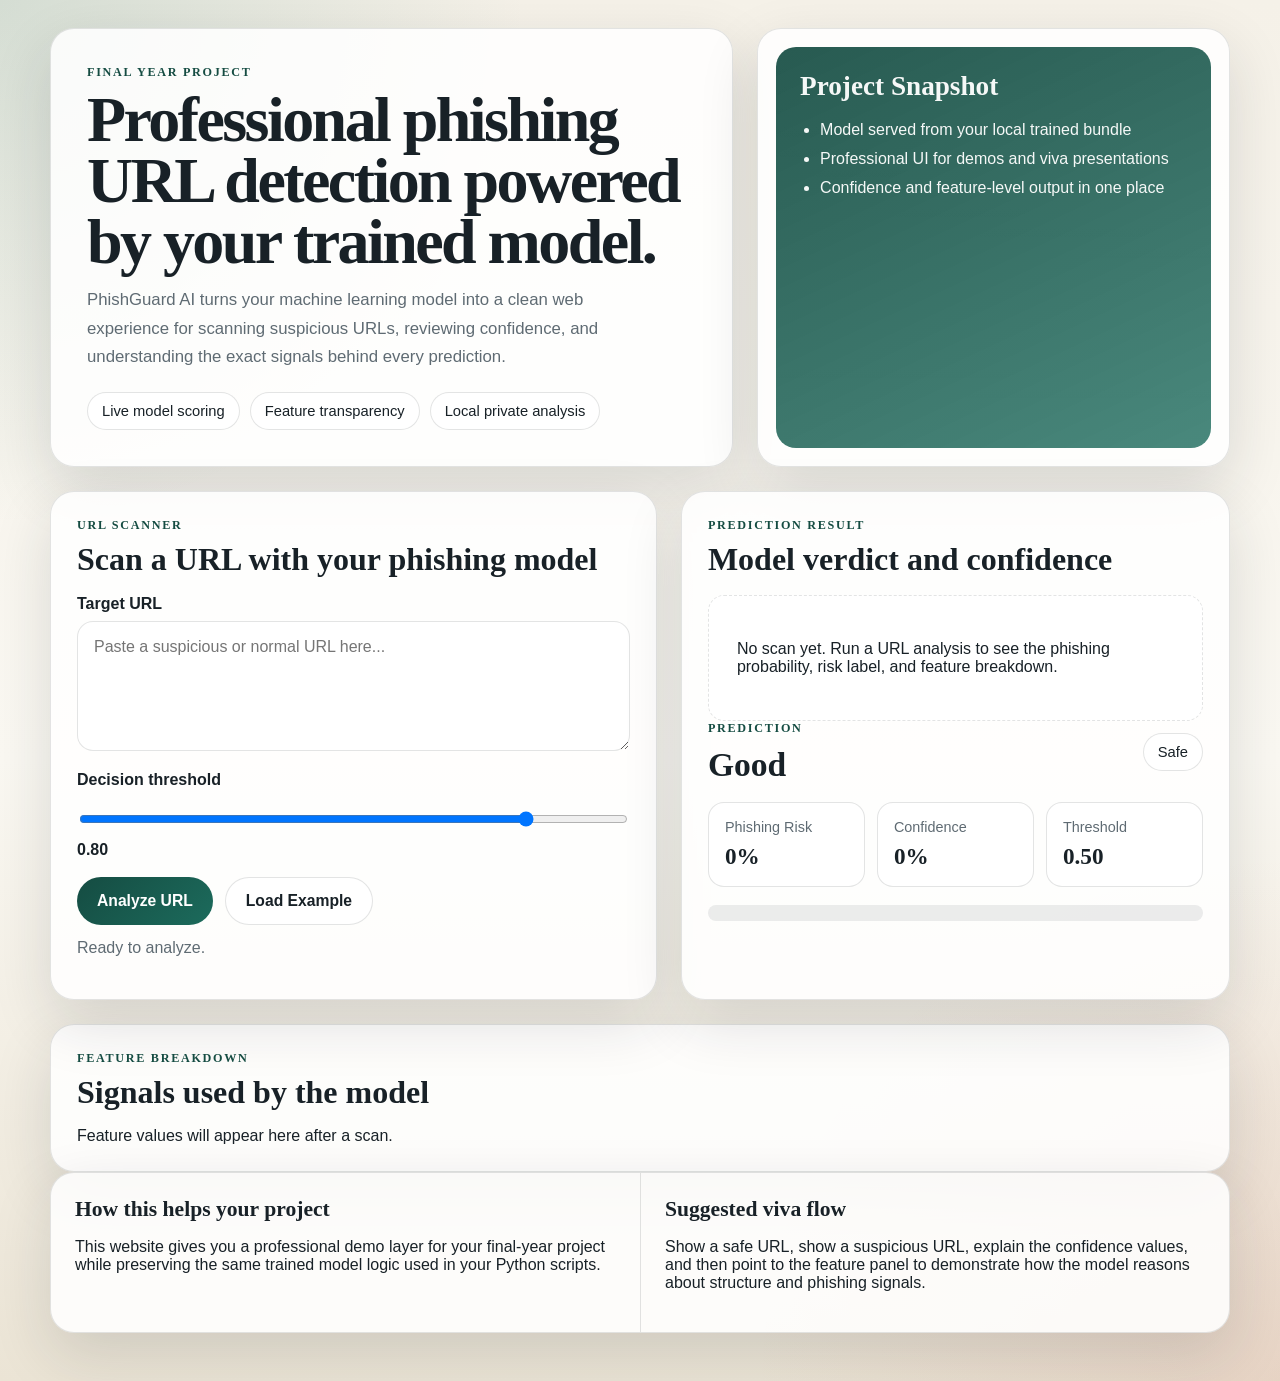
<file: web/index.html>
<!DOCTYPE html>
<html lang="en">
<head>
  <meta charset="UTF-8">
  <meta name="viewport" content="width=device-width, initial-scale=1.0">
  <title>PhishGuard AI</title>
  <link rel="stylesheet" href="./styles.css">
</head>
<body>
  <div class="page-shell">
    <header class="hero">
      <div class="hero-copy">
        <p class="eyebrow">Final Year Project</p>
        <h1>Professional phishing URL detection powered by your trained model.</h1>
        <p class="hero-text">
          PhishGuard AI turns your machine learning model into a clean web experience for scanning suspicious URLs,
          reviewing confidence, and understanding the exact signals behind every prediction.
        </p>
        <div class="hero-badges">
          <span>Live model scoring</span>
          <span>Feature transparency</span>
          <span>Local private analysis</span>
        </div>
      </div>
      <div class="hero-panel">
        <div class="glass-card">
          <h2>Project Snapshot</h2>
          <ul>
            <li>Model served from your local trained bundle</li>
            <li>Professional UI for demos and viva presentations</li>
            <li>Confidence and feature-level output in one place</li>
          </ul>
        </div>
      </div>
    </header>

    <main class="content-grid">
      <section class="scan-card">
        <div class="section-heading">
          <p class="section-label">URL Scanner</p>
          <h2>Scan a URL with your phishing model</h2>
        </div>

        <form id="scan-form" class="scan-form">
          <label for="url-input">Target URL</label>
          <textarea id="url-input" name="url" rows="4" placeholder="Paste a suspicious or normal URL here..."></textarea>

          <div class="controls">
            <div class="threshold-control">
              <label for="threshold-input">Decision threshold</label>
              <input id="threshold-input" type="range" min="0.1" max="0.95" step="0.05" value="0.8">
              <span id="threshold-value">0.80</span>
            </div>
            <div class="button-row">
              <button type="submit" class="primary-btn">Analyze URL</button>
              <button type="button" id="example-btn" class="secondary-btn">Load Example</button>
            </div>
          </div>
        </form>

        <p id="status-text" class="status-text">Ready to analyze.</p>
      </section>

      <section class="result-card">
        <div class="section-heading">
          <p class="section-label">Prediction Result</p>
          <h2>Model verdict and confidence</h2>
        </div>

        <div id="result-empty" class="empty-state">
          <p>No scan yet. Run a URL analysis to see the phishing probability, risk label, and feature breakdown.</p>
        </div>

        <div id="result-panel" class="result-panel hidden">
          <div class="result-top">
            <div>
              <p class="mini-label">Prediction</p>
              <h3 id="result-label">Good</h3>
            </div>
            <div class="pill" id="result-pill">Safe</div>
          </div>

          <div class="metric-grid">
            <div class="metric-box">
              <span>Phishing Risk</span>
              <strong id="risk-value">0%</strong>
            </div>
            <div class="metric-box">
              <span>Confidence</span>
              <strong id="confidence-value">0%</strong>
            </div>
            <div class="metric-box">
              <span>Threshold</span>
              <strong id="threshold-display">0.50</strong>
            </div>
          </div>

          <div class="bar-wrap">
            <div class="bar-track">
              <div id="risk-bar" class="bar-fill"></div>
            </div>
          </div>

          <div class="analysis-copy">
            <p id="result-summary"></p>
          </div>
        </div>
      </section>
    </main>

    <section class="feature-card">
      <div class="section-heading">
        <p class="section-label">Feature Breakdown</p>
        <h2>Signals used by the model</h2>
      </div>
      <div id="feature-grid" class="feature-grid">
        <div class="feature-placeholder">Feature values will appear here after a scan.</div>
      </div>
    </section>

    <section class="info-band">
      <div class="info-block">
        <h3>How this helps your project</h3>
        <p>
          This website gives you a professional demo layer for your final-year project while preserving the same
          trained model logic used in your Python scripts.
        </p>
      </div>
      <div class="info-block">
        <h3>Suggested viva flow</h3>
        <p>
          Show a safe URL, show a suspicious URL, explain the confidence values, and then point to the feature panel
          to demonstrate how the model reasons about structure and phishing signals.
        </p>
      </div>
    </section>
  </div>

  <script src="./app.js"></script>
</body>
</html>
</file>
<file: web/styles.css>
:root {
  --bg: #f5f1e8;
  --bg-accent: #ebe4d5;
  --ink: #182127;
  --muted: #5f6b73;
  --panel: rgba(255, 255, 255, 0.86);
  --panel-strong: #ffffff;
  --line: rgba(24, 33, 39, 0.12);
  --brand: #1c6b5c;
  --brand-strong: #154c42;
  --danger: #c75b49;
  --danger-strong: #8f372a;
  --safe: #3f7f57;
  --shadow: 0 22px 60px rgba(31, 36, 41, 0.14);
  --radius-lg: 24px;
  --radius-md: 16px;
}

* {
  box-sizing: border-box;
}

body {
  margin: 0;
  font-family: Georgia, "Times New Roman", serif;
  color: var(--ink);
  background:
    radial-gradient(circle at top left, rgba(28, 107, 92, 0.15), transparent 28%),
    radial-gradient(circle at bottom right, rgba(199, 91, 73, 0.12), transparent 28%),
    linear-gradient(180deg, var(--bg), #faf8f2 55%, var(--bg-accent));
}

.page-shell {
  width: min(1180px, calc(100% - 32px));
  margin: 0 auto;
  padding: 28px 0 48px;
}

.hero {
  display: grid;
  grid-template-columns: 1.3fr 0.9fr;
  gap: 24px;
  align-items: stretch;
  margin-bottom: 24px;
}

.hero-copy,
.hero-panel,
.scan-card,
.result-card,
.feature-card,
.info-band {
  border: 1px solid var(--line);
  border-radius: var(--radius-lg);
  background: var(--panel);
  box-shadow: var(--shadow);
}

.hero-copy {
  padding: 36px;
}

.hero-copy h1 {
  margin: 0 0 14px;
  font-size: clamp(2.2rem, 5vw, 4.25rem);
  line-height: 0.95;
  letter-spacing: -0.04em;
}

.eyebrow,
.section-label,
.mini-label {
  margin: 0 0 10px;
  color: var(--brand-strong);
  text-transform: uppercase;
  letter-spacing: 0.14em;
  font-size: 0.76rem;
  font-weight: 700;
}

.hero-text,
.info-block p,
.analysis-copy p,
.feature-placeholder,
.empty-state p,
.status-text {
  font-family: "Segoe UI", Tahoma, sans-serif;
}

.hero-text {
  margin: 0 0 20px;
  font-size: 1.05rem;
  line-height: 1.7;
  color: var(--muted);
  max-width: 60ch;
}

.hero-badges {
  display: flex;
  flex-wrap: wrap;
  gap: 10px;
}

.hero-badges span,
.pill {
  display: inline-flex;
  align-items: center;
  border-radius: 999px;
  padding: 10px 14px;
  border: 1px solid var(--line);
  background: rgba(255, 255, 255, 0.78);
  font-family: "Segoe UI", Tahoma, sans-serif;
  font-size: 0.92rem;
}

.hero-panel {
  padding: 18px;
}

.glass-card {
  height: 100%;
  border-radius: 20px;
  padding: 24px;
  background:
    linear-gradient(155deg, rgba(21, 76, 66, 0.92), rgba(28, 107, 92, 0.8)),
    linear-gradient(180deg, rgba(255, 255, 255, 0.08), transparent);
  color: #f5f8f7;
}

.glass-card h2 {
  margin-top: 0;
  margin-bottom: 14px;
  font-size: 1.7rem;
}

.glass-card ul {
  margin: 0;
  padding-left: 20px;
  font-family: "Segoe UI", Tahoma, sans-serif;
  line-height: 1.8;
}

.content-grid {
  display: grid;
  grid-template-columns: 1.05fr 0.95fr;
  gap: 24px;
  margin-bottom: 24px;
}

.scan-card,
.result-card,
.feature-card {
  padding: 26px;
}

.section-heading h2 {
  margin: 0 0 18px;
  font-size: 2rem;
  line-height: 1.05;
}

.scan-form label {
  display: block;
  margin-bottom: 8px;
  font-family: "Segoe UI", Tahoma, sans-serif;
  font-weight: 700;
}

textarea {
  width: 100%;
  resize: vertical;
  min-height: 130px;
  border-radius: var(--radius-md);
  border: 1px solid var(--line);
  padding: 16px;
  font-size: 1rem;
  font-family: "Segoe UI", Tahoma, sans-serif;
  background: rgba(255, 255, 255, 0.95);
  color: var(--ink);
}

.controls {
  margin-top: 16px;
  display: grid;
  gap: 18px;
}

.threshold-control {
  display: grid;
  grid-template-columns: 1fr auto;
  gap: 12px;
  align-items: center;
}

.threshold-control input {
  grid-column: 1 / -1;
}

#threshold-value {
  font-family: "Segoe UI", Tahoma, sans-serif;
  font-weight: 700;
}

.button-row {
  display: flex;
  gap: 12px;
  flex-wrap: wrap;
}

button {
  border: 0;
  border-radius: 999px;
  padding: 14px 20px;
  cursor: pointer;
  font-size: 0.98rem;
  font-weight: 700;
  font-family: "Segoe UI", Tahoma, sans-serif;
}

.primary-btn {
  background: linear-gradient(135deg, var(--brand-strong), var(--brand));
  color: white;
}

.secondary-btn {
  background: white;
  color: var(--ink);
  border: 1px solid var(--line);
}

.status-text {
  margin-top: 14px;
  color: var(--muted);
}

.hidden {
  display: none;
}

.empty-state {
  border: 1px dashed var(--line);
  border-radius: var(--radius-md);
  padding: 28px;
  background: rgba(255, 255, 255, 0.75);
}

.result-panel {
  display: grid;
  gap: 18px;
}

.result-top {
  display: flex;
  justify-content: space-between;
  gap: 12px;
  align-items: center;
}

.result-top h3 {
  margin: 0;
  font-size: 2.1rem;
}

.metric-grid {
  display: grid;
  grid-template-columns: repeat(3, 1fr);
  gap: 12px;
}

.metric-box {
  border-radius: var(--radius-md);
  padding: 16px;
  background: var(--panel-strong);
  border: 1px solid var(--line);
}

.metric-box span {
  display: block;
  margin-bottom: 8px;
  color: var(--muted);
  font-family: "Segoe UI", Tahoma, sans-serif;
  font-size: 0.9rem;
}

.metric-box strong {
  font-size: 1.45rem;
}

.bar-wrap {
  display: grid;
  gap: 8px;
}

.bar-track {
  height: 16px;
  background: rgba(24, 33, 39, 0.08);
  border-radius: 999px;
  overflow: hidden;
}

.bar-fill {
  height: 100%;
  width: 0;
  border-radius: 999px;
  background: linear-gradient(90deg, #e6b24a, var(--danger));
  transition: width 240ms ease;
}

.feature-grid {
  display: grid;
  grid-template-columns: repeat(auto-fit, minmax(160px, 1fr));
  gap: 12px;
}

.feature-item {
  border-radius: 16px;
  padding: 14px;
  border: 1px solid var(--line);
  background: var(--panel-strong);
}

.feature-item span {
  display: block;
  font-family: "Segoe UI", Tahoma, sans-serif;
  color: var(--muted);
  font-size: 0.88rem;
  margin-bottom: 8px;
}

.feature-item strong {
  font-size: 1.08rem;
}

.info-band {
  display: grid;
  grid-template-columns: repeat(2, 1fr);
  gap: 0;
  overflow: hidden;
}

.info-block {
  padding: 24px;
}

.info-block + .info-block {
  border-left: 1px solid var(--line);
}

.info-block h3 {
  margin: 0 0 10px;
  font-size: 1.35rem;
}

.risk-safe {
  color: var(--safe);
}

.risk-danger {
  color: var(--danger-strong);
}

.pill-safe {
  color: var(--safe);
  background: rgba(63, 127, 87, 0.12);
}

.pill-danger {
  color: var(--danger-strong);
  background: rgba(199, 91, 73, 0.12);
}

@media (max-width: 900px) {
  .hero,
  .content-grid,
  .info-band {
    grid-template-columns: 1fr;
  }

  .metric-grid {
    grid-template-columns: 1fr;
  }

  .info-block + .info-block {
    border-left: 0;
    border-top: 1px solid var(--line);
  }
}
</file>
